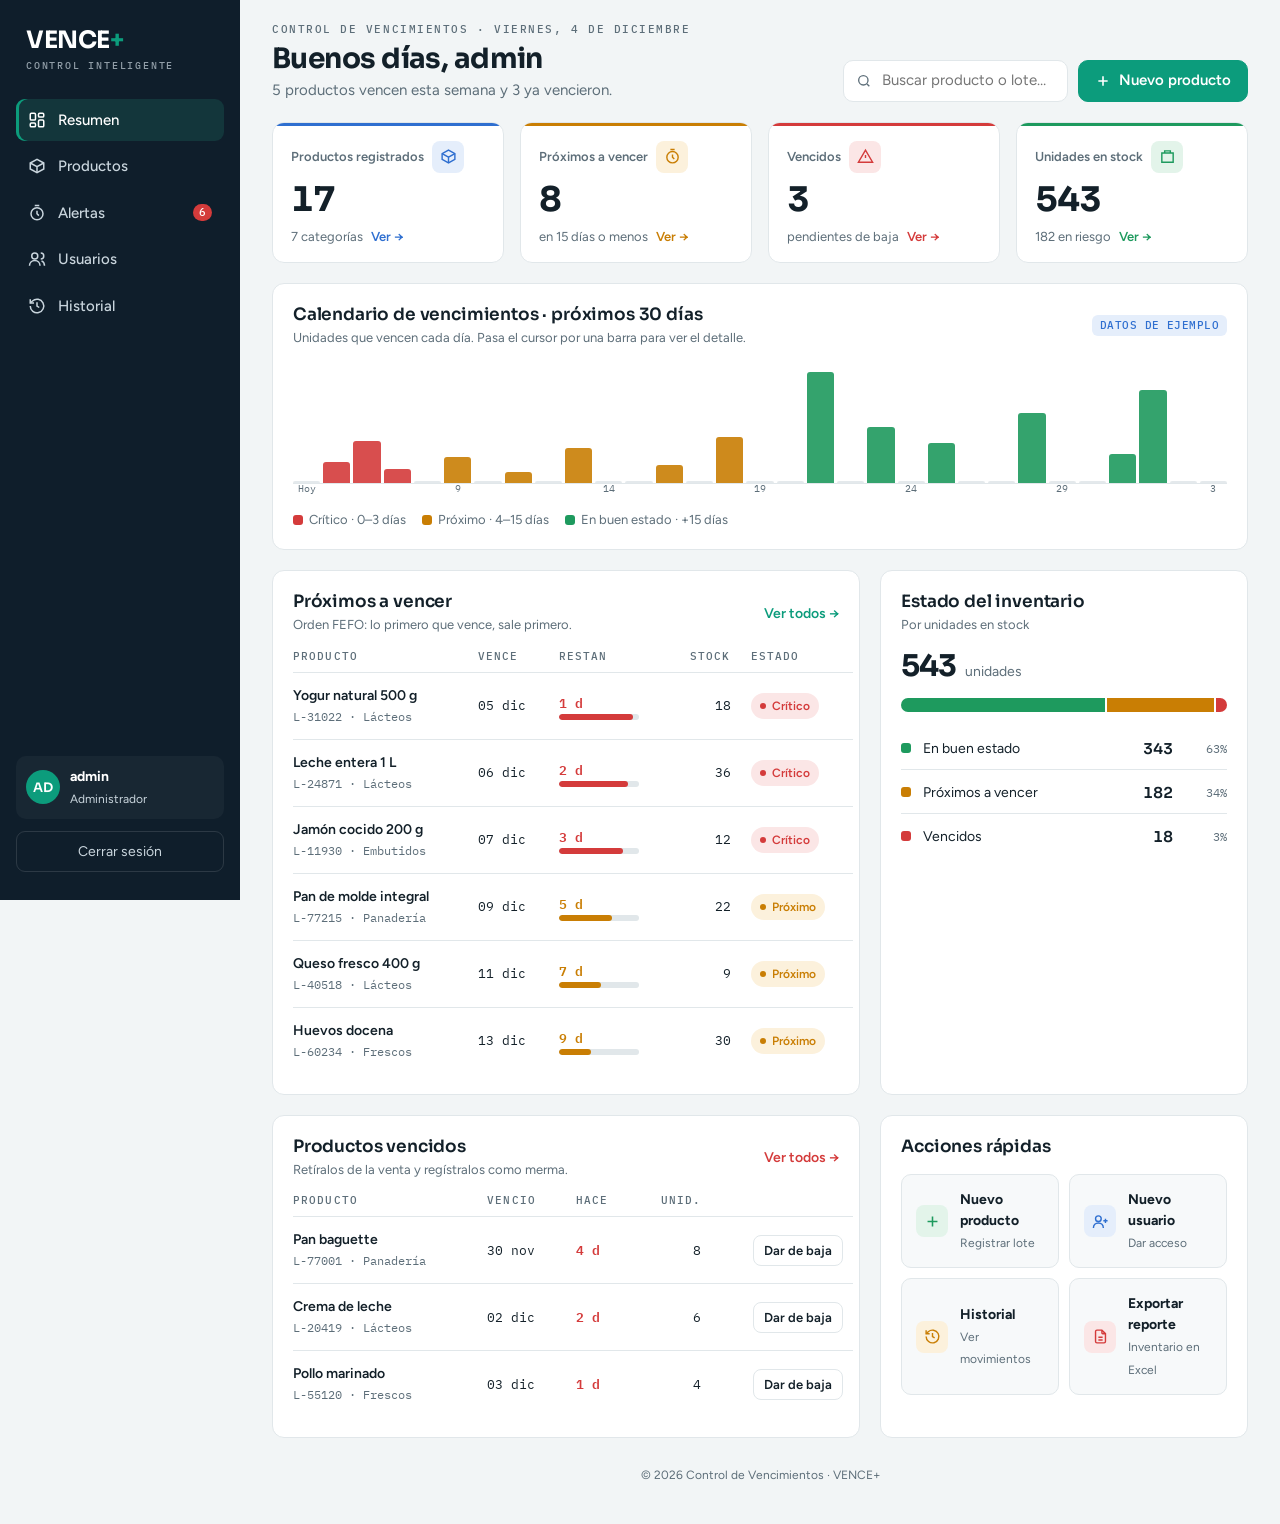
<file: vence-dashboard.html>
<!DOCTYPE html>
<html lang="es">
<head>
<meta charset="UTF-8">
<meta name="viewport" content="width=device-width, initial-scale=1">
<title>VENCE+ Dashboard</title>
<link rel="preconnect" href="https://fonts.googleapis.com">
<link rel="preconnect" href="https://fonts.gstatic.com" crossorigin>
<link rel="stylesheet" href="https://fonts.googleapis.com/css2?family=Sora:wght@500;600;700&family=Figtree:wght@400;500;600&family=IBM+Plex+Mono:wght@400;500&display=swap">
<style>
/* Layout: navy rail + work area; summary (KPIs) → 30-day expiry runway → FEFO list & state split → expired + actions */
:root{
  --bg:#F2F5F6; --surface:#FFFFFF; --sunken:#F7F9FA; --fg:#132029; --muted:#5D6E79; --line:#E1E7EA;
  --rail:#0F1E2B; --rail-fg:#C9D5DD; --rail-hi:#FFFFFF;
  --accent:#0C9C7C; --accent-soft:#E2F4EF; --accent-fg:#FFFFFF;
  --ok:#1E9A5E; --ok-soft:#E3F4EA;
  --warn:#C97E04; --warn-soft:#FCF1DC;
  --crit:#D43B3B; --crit-soft:#FBE6E6;
  --info:#2F6FD0; --info-soft:#E5EEFB;
  --f-display:"Sora",ui-sans-serif,system-ui,sans-serif;
  --f-body:"Figtree",ui-sans-serif,system-ui,sans-serif;
  --f-mono:"IBM Plex Mono",ui-monospace,Consolas,monospace;
  --r:12px;
}
@media (prefers-color-scheme:dark){:root:not([data-theme="light"]){
  --bg:#0B141B; --surface:#121D26; --sunken:#0F1920; --fg:#E4ECF0; --muted:#8C9EA9; --line:#21303B;
  --rail:#08111A; --rail-fg:#9DB0BC; --rail-hi:#FFFFFF;
  --accent:#2BC29E; --accent-soft:#123A33; --accent-fg:#06221B;
  --ok:#3CC481; --ok-soft:#143325; --warn:#F0A830; --warn-soft:#3A2C12; --crit:#F06A6A; --crit-soft:#3D1C1E;
  --info:#6FA2F0; --info-soft:#17283F; color-scheme:dark}}
:root[data-theme="dark"]{
  --bg:#0B141B; --surface:#121D26; --sunken:#0F1920; --fg:#E4ECF0; --muted:#8C9EA9; --line:#21303B;
  --rail:#08111A; --rail-fg:#9DB0BC; --rail-hi:#FFFFFF;
  --accent:#2BC29E; --accent-soft:#123A33; --accent-fg:#06221B;
  --ok:#3CC481; --ok-soft:#143325; --warn:#F0A830; --warn-soft:#3A2C12; --crit:#F06A6A; --crit-soft:#3D1C1E;
  --info:#6FA2F0; --info-soft:#17283F; color-scheme:dark}

*{box-sizing:border-box}
html,body{height:100%}
body{margin:0;background:var(--bg);color:var(--fg);font:15px/1.5 var(--f-body)}
button{font:inherit;color:inherit;cursor:pointer}
:focus-visible{outline:2px solid var(--accent);outline-offset:2px}
.app{display:grid;grid-template-columns:240px 1fr;min-height:100%}

/* rail */
.rail{background:var(--rail);color:var(--rail-fg);display:flex;flex-direction:column;gap:28px;padding:28px 16px;position:sticky;top:0;height:100vh}
.brand{padding:0 10px}
.brand b{font:700 24px/1 var(--f-display);color:var(--rail-hi);letter-spacing:-.02em}
.brand b span{color:var(--accent)}
.brand small{display:block;margin-top:6px;font:500 10px/1 var(--f-mono);letter-spacing:.18em;text-transform:uppercase;color:var(--rail-fg);opacity:.7}
.nav{display:flex;flex-direction:column;gap:4px}
.nav button{display:flex;align-items:center;gap:12px;background:none;border:0;color:var(--rail-fg);padding:10px 12px;border-radius:9px;text-align:left;font-weight:500;white-space:nowrap}
.nav button:hover{background:rgba(255,255,255,.06);color:var(--rail-hi)}
.nav button[aria-current="page"]{background:rgba(43,194,158,.14);color:var(--rail-hi);box-shadow:inset 3px 0 0 var(--accent)}
.nav svg{width:18px;height:18px;flex:none}
.nav .count{margin-left:auto;font:500 11px/1 var(--f-mono);background:var(--crit);color:#fff;padding:3px 6px;border-radius:20px}
.rail-foot{margin-top:auto;display:flex;flex-direction:column;gap:12px}
.user{display:flex;gap:10px;align-items:center;padding:10px;border-radius:10px;background:rgba(255,255,255,.04)}
.avatar{width:34px;height:34px;border-radius:50%;background:var(--accent);color:var(--accent-fg);display:grid;place-items:center;font:600 13px var(--f-display);flex:none}
.user b{display:block;color:var(--rail-hi);font-size:14px}
.user small{font-size:12px}
.logout{background:none;border:1px solid rgba(255,255,255,.12);color:var(--rail-fg);border-radius:9px;padding:9px;font-size:14px}
.logout:hover{color:var(--rail-hi);border-color:rgba(255,255,255,.3)}

/* main */
main{min-width:0;padding-block:24px 40px;padding-left:max(16px,env(safe-area-inset-left,0px));padding-right:max(16px,env(safe-area-inset-right,0px))}
.wrap{max-width:1320px;margin:0 auto;display:flex;flex-direction:column;gap:20px}
@media(min-width:900px){main{padding-left:32px;padding-right:max(32px,env(safe-area-inset-right,0px))}}

.top{display:flex;flex-wrap:wrap;align-items:flex-end;justify-content:space-between;gap:16px}
.eyebrow{font:500 11px/1 var(--f-mono);letter-spacing:.14em;text-transform:uppercase;color:var(--muted)}
h1{font:700 28px/1.15 var(--f-display);letter-spacing:-.02em;margin:8px 0 0;text-wrap:balance}
.top p{margin:4px 0 0;color:var(--muted)}
.tools{display:flex;gap:10px;flex-wrap:wrap;align-items:center}
.search{display:flex;align-items:center;gap:8px;background:var(--surface);border:1px solid var(--line);border-radius:10px;padding:0 12px;height:42px;min-width:0;flex:1 1 220px}
.search input{border:0;background:none;outline:none;color:var(--fg);font:inherit;width:100%;min-width:0}
.search svg{width:16px;color:var(--muted);flex:none}
.btn{height:42px;padding:0 16px;border-radius:10px;border:1px solid var(--line);background:var(--surface);font-weight:600;display:inline-flex;align-items:center;gap:8px;white-space:nowrap}
.btn:hover{border-color:var(--muted)}
.btn.primary{background:var(--accent);border-color:var(--accent);color:var(--accent-fg)}
.btn.primary:hover{filter:brightness(1.06)}
.btn svg{width:16px;height:16px}
.sample{font:500 11px/1 var(--f-mono);color:var(--info);background:var(--info-soft);padding:5px 8px;border-radius:6px;letter-spacing:.04em}

/* KPIs */
.kpis{display:grid;grid-template-columns:repeat(4,1fr);gap:16px}
.kpi{background:var(--surface);border:1px solid var(--line);border-radius:var(--r);padding:18px 18px 16px;display:flex;flex-direction:column;gap:10px;position:relative;overflow:hidden;text-align:left}
.kpi:hover{border-color:var(--muted)}
.kpi::before{content:"";position:absolute;inset:0 0 auto 0;height:3px;background:var(--tone)}
.kpi-head{display:flex;align-items:center;justify-content:space-between;gap:8px}
.kpi-label{font-size:13px;font-weight:600;color:var(--muted)}
.kpi-ico{width:32px;height:32px;border-radius:8px;display:grid;place-items:center;background:var(--tone-soft);color:var(--tone)}
.kpi-ico svg{width:17px;height:17px}
.kpi-val{font:700 34px/1 var(--f-display);letter-spacing:-.03em;font-variant-numeric:tabular-nums}
.kpi-sub{font-size:13px;color:var(--muted);display:flex;justify-content:space-between;gap:8px}
.kpi-sub a{color:var(--tone);font-weight:600;text-decoration:none}
.t-info{--tone:var(--info);--tone-soft:var(--info-soft)}
.t-warn{--tone:var(--warn);--tone-soft:var(--warn-soft)}
.t-crit{--tone:var(--crit);--tone-soft:var(--crit-soft)}
.t-ok{--tone:var(--ok);--tone-soft:var(--ok-soft)}

/* panels */
.panel{background:var(--surface);border:1px solid var(--line);border-radius:var(--r);padding:20px;min-width:0;display:flex;flex-direction:column;gap:16px}
.panel-head{display:flex;align-items:center;justify-content:space-between;gap:12px;flex-wrap:wrap}
.panel h2{font:600 17px/1.3 var(--f-display);margin:0;letter-spacing:-.01em}
.panel-head p{margin:2px 0 0;font-size:13px;color:var(--muted)}
.link{background:none;border:0;color:var(--accent);font-weight:600;font-size:14px;padding:4px 0}
.link:hover{text-decoration:underline}

/* runway */
.runway{display:grid;grid-template-columns:repeat(31,minmax(0,1fr));align-items:end;gap:3px;height:120px;padding-top:8px;border-bottom:1px solid var(--line)}
.day{display:flex;flex-direction:column;justify-content:flex-end;height:100%;position:relative}
.day i{display:block;border-radius:3px 3px 0 0;background:var(--c);min-height:2px;opacity:.9}
.day.empty i{background:var(--line)}
.day:hover i{opacity:1;outline:2px solid var(--c);outline-offset:1px}
.day .tip{position:absolute;bottom:calc(100% + 6px);left:50%;transform:translateX(-50%);background:var(--fg);color:var(--bg);font-size:12px;padding:6px 8px;border-radius:6px;white-space:nowrap;pointer-events:none;opacity:0;transition:opacity .12s;z-index:2}
.day:hover .tip{opacity:1}
.day.l .tip{left:0;transform:none}.day.r .tip{left:auto;right:0;transform:none}
.runway-axis{display:grid;grid-template-columns:repeat(31,minmax(0,1fr));gap:3px;font:400 10px/1 var(--f-mono);color:var(--muted)}
.runway-axis span{text-align:center;white-space:nowrap}
.zones{display:flex;flex-wrap:wrap;gap:16px;font-size:13px;color:var(--muted)}
.zones span{display:inline-flex;align-items:center;gap:6px}
.zones i{width:10px;height:10px;border-radius:3px;background:var(--c)}

/* grids */
.grid-2{display:grid;grid-template-columns:minmax(0,1.6fr) minmax(0,1fr);gap:20px}
.grid-2b{display:grid;grid-template-columns:minmax(0,1.6fr) minmax(0,1fr);gap:20px}

/* tables */
.tbl-wrap{overflow-x:auto;margin:0 -20px;padding:0 20px}
table{width:100%;border-collapse:collapse;font-size:14px;min-width:560px}
th{text-align:left;font:500 11px/1 var(--f-mono);letter-spacing:.1em;text-transform:uppercase;color:var(--muted);padding:0 10px 10px;border-bottom:1px solid var(--line);white-space:nowrap}
td{padding:12px 10px;border-bottom:1px solid var(--line);vertical-align:middle}
tr:last-child td{border-bottom:0}
tbody tr:hover td{background:var(--sunken)}
th:first-child,td:first-child{padding-left:0}
.prod b{display:block;font-weight:600}
.prod small{color:var(--muted);font:400 12px var(--f-mono)}
.mono{font-family:var(--f-mono);font-size:13px;font-variant-numeric:tabular-nums;white-space:nowrap}
.num{text-align:right;font-variant-numeric:tabular-nums}
.pill{display:inline-flex;align-items:center;gap:6px;font-size:12px;font-weight:600;padding:4px 9px;border-radius:20px;background:var(--tone-soft);color:var(--tone);white-space:nowrap}
.pill::before{content:"";width:6px;height:6px;border-radius:50%;background:currentColor}
.days{font:600 13px var(--f-mono);color:var(--tone);white-space:nowrap}
.bar{height:6px;border-radius:4px;background:var(--line);width:80px;overflow:hidden}
.bar i{display:block;height:100%;background:var(--tone);border-radius:4px}
.row-act{background:none;border:1px solid var(--line);border-radius:8px;padding:5px 10px;font-size:13px;font-weight:600;white-space:nowrap}
.row-act:hover{border-color:var(--crit);color:var(--crit)}
.fefo{font-size:12px;color:var(--muted);display:flex;gap:6px;align-items:center}
.fefo b{font-family:var(--f-mono);color:var(--fg);font-weight:500}

/* state split */
.split{display:flex;height:14px;border-radius:7px;overflow:hidden;gap:2px}
.split i{background:var(--c)}
.legend{display:flex;flex-direction:column;gap:2px}
.legend div{display:grid;grid-template-columns:12px 1fr auto auto;gap:10px;align-items:center;padding:10px 0;border-bottom:1px solid var(--line);font-size:14px}
.legend div:last-child{border-bottom:0}
.legend i{width:10px;height:10px;border-radius:3px;background:var(--c)}
.legend b{font:600 15px var(--f-display);font-variant-numeric:tabular-nums}
.legend small{color:var(--muted);font:400 12px var(--f-mono);width:44px;text-align:right}
.big-total{display:flex;align-items:baseline;gap:8px}
.big-total b{font:700 30px/1 var(--f-display);letter-spacing:-.03em}
.big-total span{color:var(--muted);font-size:14px}

/* actions */
.actions{display:grid;grid-template-columns:1fr 1fr;gap:10px}
.action{display:flex;gap:12px;align-items:center;text-align:left;background:var(--sunken);border:1px solid var(--line);border-radius:10px;padding:14px}
.action:hover{border-color:var(--accent);background:var(--accent-soft)}
.action .kpi-ico{flex:none}
.action b{display:block;font-size:14px}
.action small{color:var(--muted);font-size:12px}

footer{text-align:center;font-size:12px;color:var(--muted);padding-top:8px}

@media(max-width:1100px){
  .kpis{grid-template-columns:repeat(2,1fr)}
  .grid-2,.grid-2b{grid-template-columns:1fr}
}
@media(max-width:820px){
  .app{grid-template-columns:1fr}
  .rail{position:sticky;top:0;height:auto;flex-direction:row;align-items:center;gap:16px;padding:12px max(16px,env(safe-area-inset-right,0px)) 12px max(16px,env(safe-area-inset-left,0px));padding-top:calc(12px + env(safe-area-inset-top,0px));z-index:5;overflow-x:auto}
  .brand small,.rail-foot{display:none}
  .brand b{font-size:20px}
  .nav{flex-direction:row}
  .nav button{padding:8px 10px}
  .runway-axis span:nth-child(odd){visibility:hidden}
}
@media(max-width:520px){
  .kpis{grid-template-columns:1fr 1fr;gap:10px}
  .kpi{padding:14px}
  .kpi-val{font-size:28px}
  .kpi-sub a{display:none}
  .actions{grid-template-columns:1fr}
  h1{font-size:24px}
  .runway{height:90px;gap:2px}
  .runway-axis{gap:2px}
}
@media(prefers-reduced-motion:reduce){*{transition:none!important}}
</style>
</head>
<body>

<div class="app">
  <aside class="rail">
    <div class="brand"><b>VENCE<span>+</span></b><small>Control inteligente</small></div>
    <nav class="nav" aria-label="Principal">
      <button aria-current="page"><svg viewBox="0 0 24 24" fill="none" stroke="currentColor" stroke-width="2"><rect x="3" y="3" width="7" height="9" rx="1.5"/><rect x="14" y="3" width="7" height="5" rx="1.5"/><rect x="14" y="12" width="7" height="9" rx="1.5"/><rect x="3" y="16" width="7" height="5" rx="1.5"/></svg>Resumen</button>
      <button><svg viewBox="0 0 24 24" fill="none" stroke="currentColor" stroke-width="2"><path d="M21 8 12 3 3 8v8l9 5 9-5z"/><path d="M3 8l9 5 9-5M12 13v8"/></svg>Productos</button>
      <button><svg viewBox="0 0 24 24" fill="none" stroke="currentColor" stroke-width="2"><circle cx="12" cy="13" r="8"/><path d="M12 9v4l2.5 2.5M9 2h6"/></svg>Alertas<span class="count" id="navAlerts">0</span></button>
      <button><svg viewBox="0 0 24 24" fill="none" stroke="currentColor" stroke-width="2"><circle cx="9" cy="8" r="4"/><path d="M2 21c0-4 3-7 7-7s7 3 7 7M17 4a4 4 0 0 1 0 8M22 21c0-3-1.5-5.5-4-6.5"/></svg>Usuarios</button>
      <button><svg viewBox="0 0 24 24" fill="none" stroke="currentColor" stroke-width="2"><path d="M3 12a9 9 0 1 0 3-6.7L3 8"/><path d="M3 3v5h5M12 7v5l3 2"/></svg>Historial</button>
    </nav>
    <div class="rail-foot">
      <div class="user"><div class="avatar">AD</div><div><b>admin</b><small>Administrador</small></div></div>
      <button class="logout">Cerrar sesión</button>
    </div>
  </aside>

  <main>
    <div class="wrap">
      <header class="top">
        <div>
          <div class="eyebrow">Control de vencimientos · <span id="today"></span></div>
          <h1>Buenos días, admin</h1>
          <p id="headline">Revisa lo que vence esta semana.</p>
        </div>
        <div class="tools">
          <label class="search" for="q"><svg viewBox="0 0 24 24" fill="none" stroke="currentColor" stroke-width="2"><circle cx="11" cy="11" r="7"/><path d="m20 20-3.5-3.5"/></svg><input id="q" placeholder="Buscar producto o lote…"></label>
          <button class="btn primary"><svg viewBox="0 0 24 24" fill="none" stroke="currentColor" stroke-width="2.4"><path d="M12 5v14M5 12h14"/></svg>Nuevo producto</button>
        </div>
      </header>

      <section class="kpis" aria-label="Resumen">
        <button class="kpi t-info"><div class="kpi-head"><span class="kpi-label">Productos registrados</span><span class="kpi-ico"><svg viewBox="0 0 24 24" fill="none" stroke="currentColor" stroke-width="2"><path d="M21 8 12 3 3 8v8l9 5 9-5z"/><path d="M3 8l9 5 9-5M12 13v8"/></svg></span></div><div class="kpi-val" id="kTotal">0</div><div class="kpi-sub"><span id="kTotalSub"></span><a>Ver →</a></div></button>
        <button class="kpi t-warn"><div class="kpi-head"><span class="kpi-label">Próximos a vencer</span><span class="kpi-ico"><svg viewBox="0 0 24 24" fill="none" stroke="currentColor" stroke-width="2"><circle cx="12" cy="13" r="8"/><path d="M12 9v4l2.5 2.5M9 2h6"/></svg></span></div><div class="kpi-val" id="kSoon">0</div><div class="kpi-sub"><span>en 15 días o menos</span><a>Ver →</a></div></button>
        <button class="kpi t-crit"><div class="kpi-head"><span class="kpi-label">Vencidos</span><span class="kpi-ico"><svg viewBox="0 0 24 24" fill="none" stroke="currentColor" stroke-width="2"><path d="M12 3 2 20h20z"/><path d="M12 10v4M12 17h.01"/></svg></span></div><div class="kpi-val" id="kExp">0</div><div class="kpi-sub"><span>pendientes de baja</span><a>Ver →</a></div></button>
        <button class="kpi t-ok"><div class="kpi-head"><span class="kpi-label">Unidades en stock</span><span class="kpi-ico"><svg viewBox="0 0 24 24" fill="none" stroke="currentColor" stroke-width="2"><path d="M4 7h16v13H4zM8 7V4h8v3"/></svg></span></div><div class="kpi-val" id="kUnits">0</div><div class="kpi-sub"><span id="kUnitsSub"></span><a>Ver →</a></div></button>
      </section>

      <section class="panel">
        <div class="panel-head">
          <div><h2>Calendario de vencimientos · próximos 30 días</h2><p>Unidades que vencen cada día. Pasa el cursor por una barra para ver el detalle.</p></div>
          <span class="sample">DATOS DE EJEMPLO</span>
        </div>
        <div>
          <div class="runway" id="runway"></div>
          <div class="runway-axis" id="axis"></div>
        </div>
        <div class="zones">
          <span style="--c:var(--crit)"><i></i>Crítico · 0–3 días</span>
          <span style="--c:var(--warn)"><i></i>Próximo · 4–15 días</span>
          <span style="--c:var(--ok)"><i></i>En buen estado · +15 días</span>
        </div>
      </section>

      <div class="grid-2">
        <section class="panel">
          <div class="panel-head">
            <div><h2>Próximos a vencer</h2><p class="fefo">Orden FEFO: lo primero que vence, sale primero.</p></div>
            <button class="link">Ver todos →</button>
          </div>
          <div class="tbl-wrap"><table>
            <thead><tr><th>Producto</th><th>Vence</th><th>Restan</th><th class="num">Stock</th><th>Estado</th></tr></thead>
            <tbody id="soonBody"></tbody>
          </table></div>
        </section>

        <section class="panel">
          <div class="panel-head"><div><h2>Estado del inventario</h2><p>Por unidades en stock</p></div></div>
          <div class="big-total"><b id="splitTotal">0</b><span>unidades</span></div>
          <div class="split" id="split"></div>
          <div class="legend" id="legend"></div>
        </section>
      </div>

      <div class="grid-2b">
        <section class="panel">
          <div class="panel-head">
            <div><h2>Productos vencidos</h2><p>Retíralos de la venta y regístralos como merma.</p></div>
            <button class="link" style="color:var(--crit)">Ver todos →</button>
          </div>
          <div class="tbl-wrap"><table>
            <thead><tr><th>Producto</th><th>Venció</th><th>Hace</th><th class="num">Unid.</th><th></th></tr></thead>
            <tbody id="expBody"></tbody>
          </table></div>
        </section>

        <section class="panel">
          <div class="panel-head"><h2>Acciones rápidas</h2></div>
          <div class="actions">
            <button class="action t-ok"><span class="kpi-ico"><svg viewBox="0 0 24 24" fill="none" stroke="currentColor" stroke-width="2.2"><path d="M12 5v14M5 12h14"/></svg></span><span><b>Nuevo producto</b><small>Registrar lote</small></span></button>
            <button class="action t-info"><span class="kpi-ico"><svg viewBox="0 0 24 24" fill="none" stroke="currentColor" stroke-width="2"><circle cx="9" cy="8" r="4"/><path d="M2 21c0-4 3-7 7-7s7 3 7 7M19 8v6M16 11h6"/></svg></span><span><b>Nuevo usuario</b><small>Dar acceso</small></span></button>
            <button class="action t-warn"><span class="kpi-ico"><svg viewBox="0 0 24 24" fill="none" stroke="currentColor" stroke-width="2"><path d="M3 12a9 9 0 1 0 3-6.7L3 8"/><path d="M3 3v5h5M12 7v5l3 2"/></svg></span><span><b>Historial</b><small>Ver movimientos</small></span></button>
            <button class="action t-crit"><span class="kpi-ico"><svg viewBox="0 0 24 24" fill="none" stroke="currentColor" stroke-width="2"><path d="M14 3v4a1 1 0 0 0 1 1h4"/><path d="M17 21H7a2 2 0 0 1-2-2V5a2 2 0 0 1 2-2h7l5 5v11a2 2 0 0 1-2 2zM9 17h6M9 13h6"/></svg></span><span><b>Exportar reporte</b><small>Inventario en Excel</small></span></button>
          </div>
        </section>
      </div>

      <footer>© 2026 Control de Vencimientos · VENCE+</footer>
    </div>
  </main>
</div>

<script>
(function(){
  // Example inventory: d = days until expiry (negative = expired)
  const items=[
    ["Leche entera 1 L","L-24871","Lácteos",2,36],["Yogur natural 500 g","L-31022","Lácteos",1,18],
    ["Jamón cocido 200 g","L-11930","Embutidos",3,12],["Pan de molde integral","L-77215","Panadería",5,22],
    ["Queso fresco 400 g","L-40518","Lácteos",7,9],["Huevos docena","L-60234","Frescos",9,30],
    ["Mantequilla 250 g","L-52190","Lácteos",12,15],["Salsa de tomate 400 g","L-88412","Despensa",14,40],
    ["Galletas avena","L-90031","Despensa",19,48],["Atún en lata 160 g","L-12007","Conservas",24,60],
    ["Cereal maíz 500 g","L-33410","Despensa",27,25],["Zumo naranja 1 L","L-45001","Bebidas",21,34],
    ["Arroz 1 kg","L-70112","Despensa",28,80],["Agua 1,5 L","L-10020","Bebidas",17,96],
    ["Crema de leche","L-20419","Lácteos",-2,6],["Pollo marinado","L-55120","Frescos",-1,4],["Pan baguette","L-77001","Panadería",-4,8]
  ];
  const today=new Date(); today.setHours(0,0,0,0);
  const fmt=new Intl.DateTimeFormat("es",{day:"2-digit",month:"short"});
  const add=n=>{const x=new Date(today);x.setDate(x.getDate()+n);return x};
  const tone=d=>d<0?"crit":d<=3?"crit":d<=15?"warn":"ok";
  const label=d=>d<0?"Vencido":d<=3?"Crítico":d<=15?"Próximo":"En buen estado";
  const $=id=>document.getElementById(id);
  const sum=a=>a.reduce((s,x)=>s+x[4],0);

  $("today").textContent=new Intl.DateTimeFormat("es",{weekday:"long",day:"numeric",month:"long"}).format(today);
  const exp=items.filter(x=>x[3]<0), soon=items.filter(x=>x[3]>=0&&x[3]<=15), ok=items.filter(x=>x[3]>15);
  const units=sum(items);
  $("kTotal").textContent=items.length; $("kTotalSub").textContent=new Set(items.map(x=>x[2])).size+" categorías";
  $("kSoon").textContent=soon.length; $("kExp").textContent=exp.length; $("navAlerts").textContent=exp.length+soon.filter(x=>x[3]<=3).length;
  $("kUnits").textContent=units.toLocaleString("es"); $("kUnitsSub").textContent=sum(soon)+" en riesgo";
  const week=items.filter(x=>x[3]>=0&&x[3]<=7).length;
  $("headline").textContent=`${week} productos vencen esta semana y ${exp.length} ya vencieron.`;

  // runway
  const per=Array.from({length:31},()=>[]); items.forEach(x=>{if(x[3]>=0&&x[3]<=30)per[x[3]].push(x)});
  const max=Math.max(...per.map(sum),1);
  $("runway").innerHTML=per.map((p,i)=>{const u=sum(p),h=u?Math.max(6,u/max*100):2;
    const tip=u?`${fmt.format(add(i))} · ${u} u.<br>${p.map(x=>x[0]).join("<br>")}`:`${fmt.format(add(i))} · sin vencimientos`;
    return `<div class="day ${u?"":"empty"} ${i<6?"l":i>24?"r":""}" style="--c:var(--${tone(i)})"><span class="tip">${tip}</span><i style="height:${h}%"></i></div>`}).join("");
  $("axis").innerHTML=per.map((_,i)=>`<span>${i===0?"Hoy":i%5===0?add(i).getDate():""}</span>`).join("");

  // soon table (FEFO)
  $("soonBody").innerHTML=soon.sort((a,b)=>a[3]-b[3]).slice(0,6).map(x=>{const t=tone(x[3]);
    return `<tr class="t-${t}"><td class="prod"><b>${x[0]}</b><small>${x[1]} · ${x[2]}</small></td>
    <td class="mono">${fmt.format(add(x[3]))}</td>
    <td><span class="days">${x[3]===0?"Hoy":x[3]+" d"}</span><div class="bar"><i style="width:${Math.max(6,100-x[3]/15*100)}%"></i></div></td>
    <td class="num mono">${x[4]}</td><td><span class="pill">${label(x[3])}</span></td></tr>`}).join("");

  // expired
  $("expBody").innerHTML=exp.sort((a,b)=>a[3]-b[3]).map(x=>`<tr class="t-crit"><td class="prod"><b>${x[0]}</b><small>${x[1]} · ${x[2]}</small></td>
    <td class="mono">${fmt.format(add(x[3]))}</td><td><span class="days">${-x[3]} d</span></td><td class="num mono">${x[4]}</td>
    <td class="num"><button class="row-act">Dar de baja</button></td></tr>`).join("");

  // split
  const parts=[["En buen estado","ok",sum(ok)],["Próximos a vencer","warn",sum(soon)],["Vencidos","crit",sum(exp)]];
  $("splitTotal").textContent=units.toLocaleString("es");
  $("split").innerHTML=parts.map(p=>`<i style="--c:var(--${p[1]});flex:${p[2]}" title="${p[0]}: ${p[2]}"></i>`).join("");
  $("legend").innerHTML=parts.map(p=>`<div style="--c:var(--${p[1]})"><i></i><span>${p[0]}</span><b>${p[2]}</b><small>${Math.round(p[2]/units*100)}%</small></div>`).join("");

  // nav highlight
  document.querySelectorAll(".nav button").forEach(b=>b.addEventListener("click",()=>{
    document.querySelectorAll(".nav button").forEach(o=>o.removeAttribute("aria-current"));b.setAttribute("aria-current","page")}));
})();
</script>
</body>
</html>
</file>
